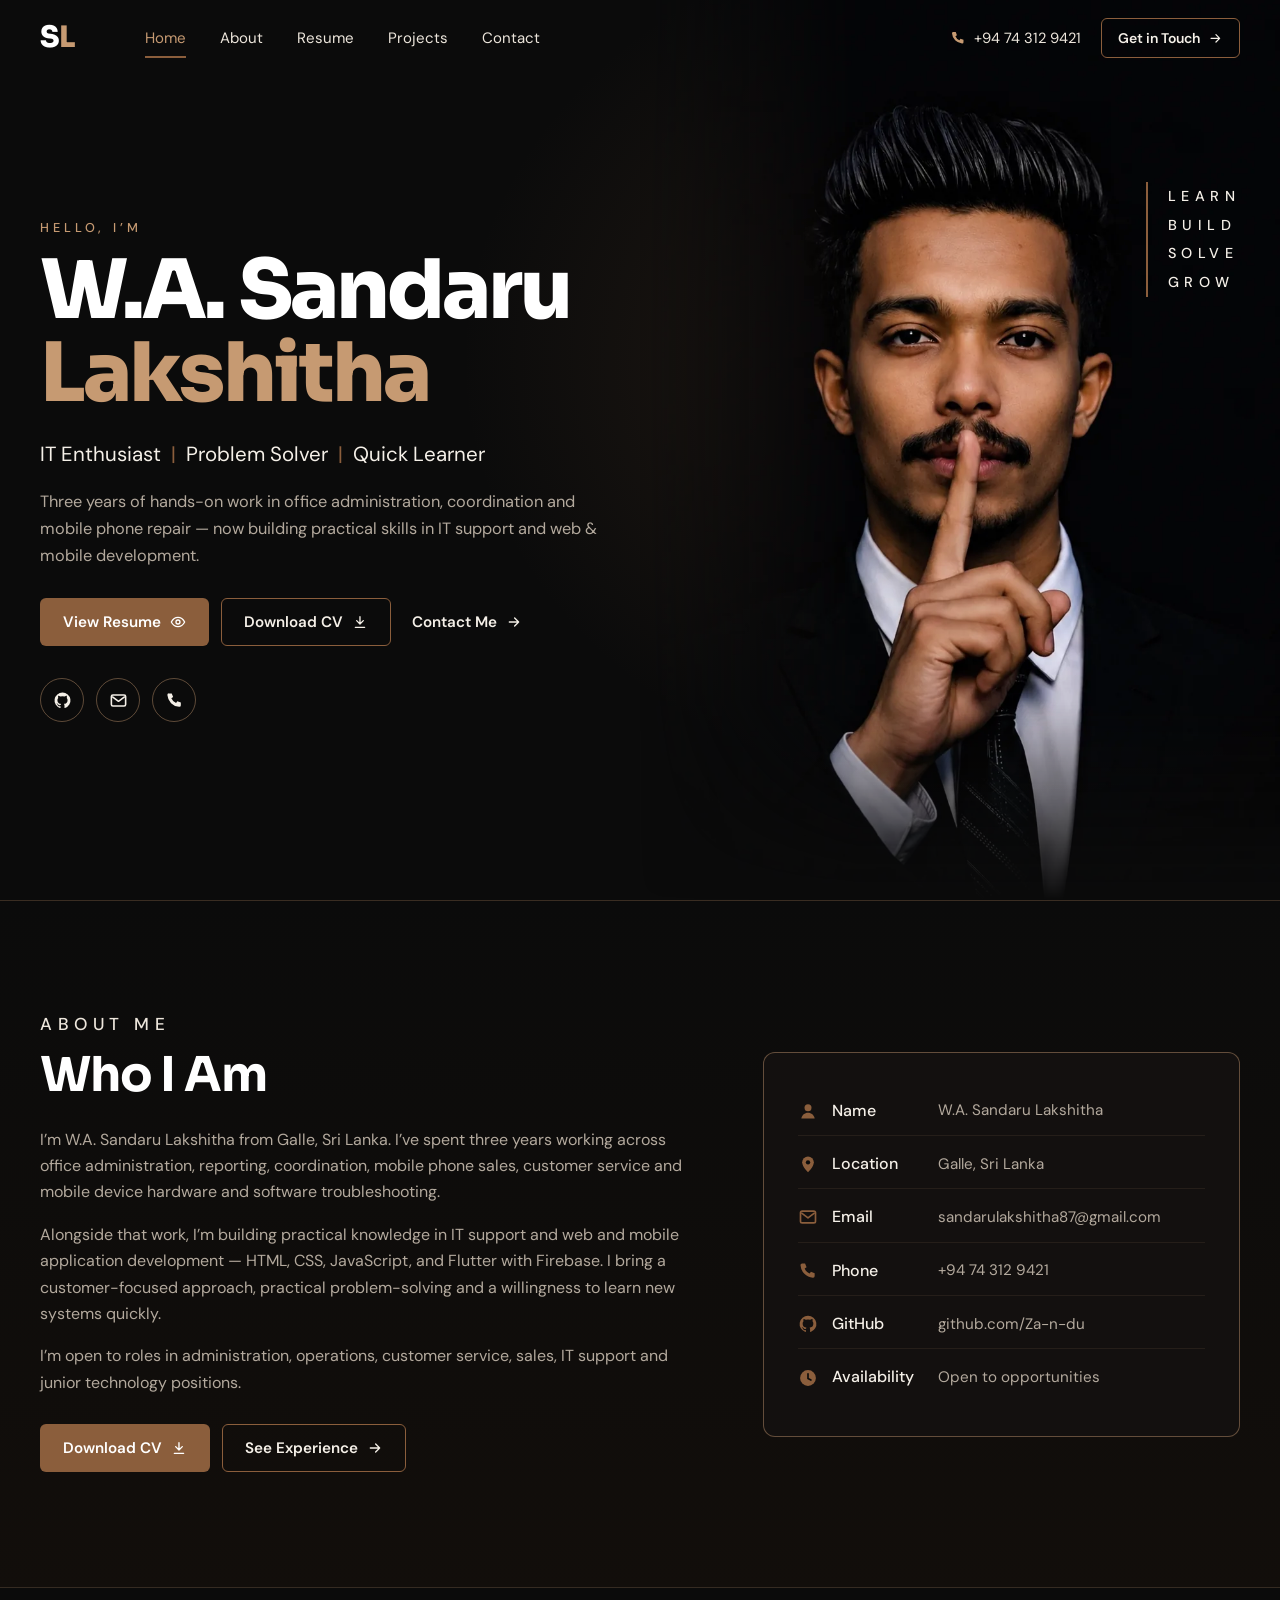
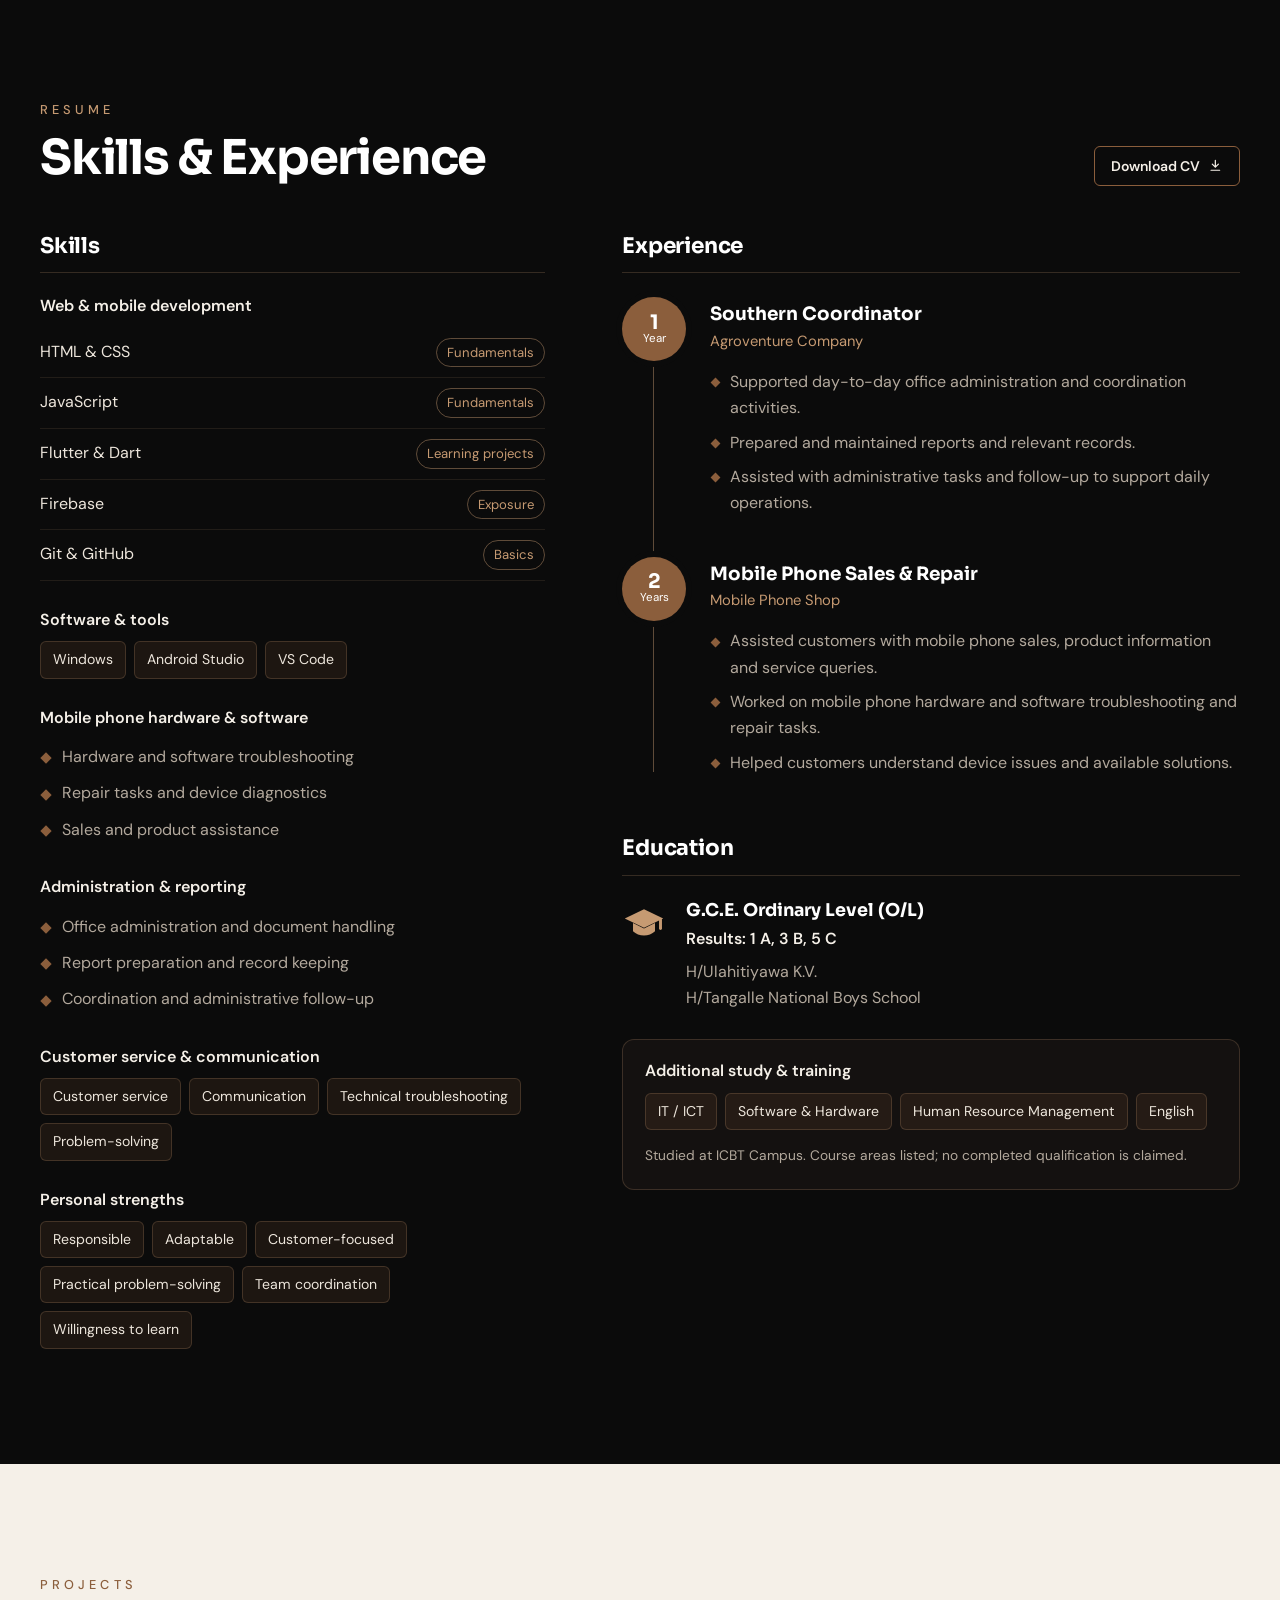
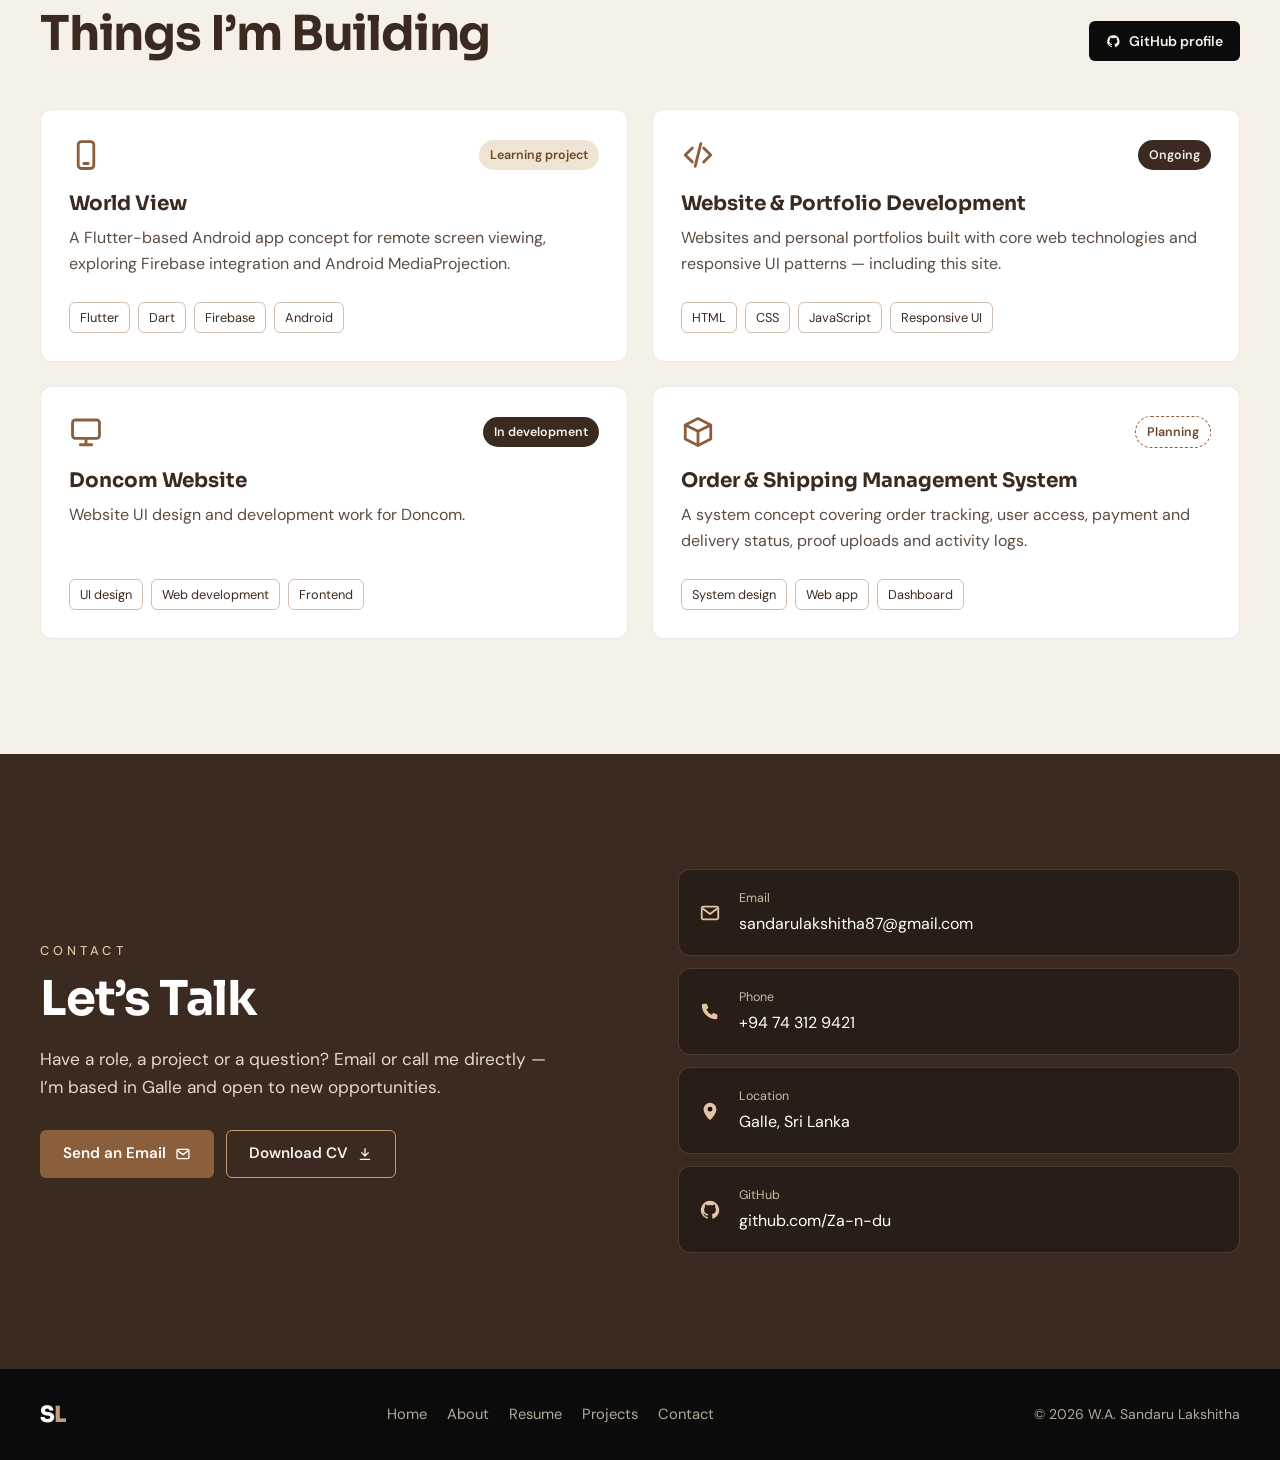
<file: index.html>
<!DOCTYPE html>
<html lang="en">
<head>
  <meta charset="UTF-8">
  <meta name="viewport" content="width=device-width, initial-scale=1, viewport-fit=cover">
  <title>W.A. Sandaru Lakshitha — IT Enthusiast, Galle, Sri Lanka</title>
  <meta name="description" content="Portfolio of W.A. Sandaru Lakshitha — IT enthusiast from Galle, Sri Lanka with experience in office administration, mobile device repair and customer service, now building web and mobile applications.">
  <meta name="theme-color" content="#0B0B0B">
  <meta property="og:title" content="W.A. Sandaru Lakshitha — Portfolio">
  <meta property="og:description" content="IT Enthusiast | Problem Solver | Quick Learner">
  <meta property="og:image" content="assets/images/sandaru-portrait-1000.jpg">
  <link rel="icon" href="assets/images/favicon.svg" type="image/svg+xml">
  <link rel="preconnect" href="https://fonts.googleapis.com">
  <link rel="preconnect" href="https://fonts.gstatic.com" crossorigin>
  <link href="https://fonts.googleapis.com/css2?family=Sora:wght@600;700;800&family=DM+Sans:opsz,wght@9..40,400;9..40,500;9..40,600&display=swap" rel="stylesheet">
  <link rel="preload" as="image" type="image/webp" imagesrcset="assets/images/sandaru-portrait-600.webp 600w, assets/images/sandaru-portrait-1000.webp 1000w" imagesizes="(max-width: 860px) 100vw, 48vw">
  <link rel="stylesheet" href="css/styles.css">
</head>
<body>
  <!-- Inline SVG icon sprite -->
  <svg width="0" height="0" style="position:absolute" aria-hidden="true">
    <defs>
      <symbol id="i-arrow" viewBox="0 0 24 24"><path d="M5 12h14M13 6l6 6-6 6" fill="none" stroke="currentColor" stroke-width="2" stroke-linecap="round" stroke-linejoin="round"/></symbol>
      <symbol id="i-download" viewBox="0 0 24 24"><path d="M12 4v11m-5-5 5 5 5-5M5 20h14" fill="none" stroke="currentColor" stroke-width="2" stroke-linecap="round" stroke-linejoin="round"/></symbol>
      <symbol id="i-eye" viewBox="0 0 24 24"><path d="M2 12s3.6-7 10-7 10 7 10 7-3.6 7-10 7S2 12 2 12Z" fill="none" stroke="currentColor" stroke-width="2" stroke-linejoin="round"/><circle cx="12" cy="12" r="3" fill="none" stroke="currentColor" stroke-width="2"/></symbol>
      <symbol id="i-phone" viewBox="0 0 24 24"><path d="M5 3h3.5l1.8 4.6-2.3 1.5a11 11 0 0 0 6 6l1.5-2.3L20 14.6V18a2 2 0 0 1-2.2 2A16 16 0 0 1 3 5.2 2 2 0 0 1 5 3Z" fill="currentColor"/></symbol>
      <symbol id="i-mail" viewBox="0 0 24 24"><rect x="3" y="5" width="18" height="14" rx="2" fill="none" stroke="currentColor" stroke-width="2"/><path d="m4 7 8 6 8-6" fill="none" stroke="currentColor" stroke-width="2" stroke-linejoin="round"/></symbol>
      <symbol id="i-pin" viewBox="0 0 24 24"><path d="M12 22s7-6.3 7-12a7 7 0 1 0-14 0c0 5.7 7 12 7 12Z" fill="currentColor"/><circle cx="12" cy="10" r="2.6" fill="#0B0B0B"/></symbol>
      <symbol id="i-user" viewBox="0 0 24 24"><circle cx="12" cy="8" r="4.2" fill="currentColor"/><path d="M4 21c.6-4.4 4-7 8-7s7.4 2.6 8 7Z" fill="currentColor"/></symbol>
      <symbol id="i-github" viewBox="0 0 24 24"><path fill="currentColor" d="M12 2a10 10 0 0 0-3.2 19.5c.5.1.7-.2.7-.5v-1.7c-2.8.6-3.4-1.3-3.4-1.3-.4-1.2-1.1-1.5-1.1-1.5-.9-.6.1-.6.1-.6 1 .1 1.5 1 1.5 1 .9 1.6 2.4 1.1 3 .9.1-.7.4-1.1.6-1.4-2.2-.3-4.6-1.1-4.6-5a3.9 3.9 0 0 1 1-2.7 3.6 3.6 0 0 1 .1-2.7s.8-.3 2.8 1a9.6 9.6 0 0 1 5 0c1.9-1.3 2.8-1 2.8-1 .5 1.4.2 2.4.1 2.7a3.9 3.9 0 0 1 1 2.7c0 3.9-2.3 4.7-4.6 5 .4.3.7.9.7 1.9V21c0 .3.2.6.7.5A10 10 0 0 0 12 2Z"/></symbol>
      <symbol id="i-briefcase" viewBox="0 0 24 24"><rect x="3" y="7" width="18" height="13" rx="2" fill="none" stroke="currentColor" stroke-width="2"/><path d="M8 7V5a2 2 0 0 1 2-2h4a2 2 0 0 1 2 2v2M3 12h18" fill="none" stroke="currentColor" stroke-width="2"/></symbol>
      <symbol id="i-check" viewBox="0 0 24 24"><path d="m5 12 4.5 4.5L19 7" fill="none" stroke="currentColor" stroke-width="2.4" stroke-linecap="round" stroke-linejoin="round"/></symbol>
      <symbol id="i-phone-device" viewBox="0 0 24 24"><rect x="6.5" y="2.5" width="11" height="19" rx="2.2" fill="none" stroke="currentColor" stroke-width="2"/><path d="M10.5 18h3" stroke="currentColor" stroke-width="2" stroke-linecap="round"/></symbol>
      <symbol id="i-monitor" viewBox="0 0 24 24"><rect x="2.5" y="3.5" width="19" height="13" rx="2" fill="none" stroke="currentColor" stroke-width="2"/><path d="M8 21h8M12 17v4" stroke="currentColor" stroke-width="2" stroke-linecap="round"/></symbol>
      <symbol id="i-box" viewBox="0 0 24 24"><path d="M12 2.5 21 7v10l-9 4.5L3 17V7Z M3 7l9 4.5L21 7 M12 11.5v10" fill="none" stroke="currentColor" stroke-width="2" stroke-linejoin="round"/></symbol>
      <symbol id="i-code" viewBox="0 0 24 24"><path d="m8 7-5 5 5 5M16 7l5 5-5 5M14 4l-4 16" fill="none" stroke="currentColor" stroke-width="2" stroke-linecap="round" stroke-linejoin="round"/></symbol>
      <symbol id="i-cap" viewBox="0 0 24 24"><path d="M12 4 1.5 9 12 14l10.5-5Z" fill="currentColor"/><path d="M6 11.5V16c1.5 1.5 3.8 2.3 6 2.3s4.5-.8 6-2.3v-4.5L12 14.5Z" fill="currentColor"/><path d="M21 9.5v5" stroke="currentColor" stroke-width="1.6" stroke-linecap="round"/></symbol>
      <symbol id="i-clock" viewBox="0 0 24 24"><circle cx="12" cy="12" r="9.5" fill="currentColor"/><path d="M12 7v5.5l3.5 2" fill="none" stroke="#0B0B0B" stroke-width="2" stroke-linecap="round"/></symbol>
      <symbol id="i-menu" viewBox="0 0 24 24"><path d="M4 7h16M4 12h16M4 17h16" stroke="currentColor" stroke-width="2" stroke-linecap="round"/></symbol>
      <symbol id="i-close" viewBox="0 0 24 24"><path d="m6 6 12 12M18 6 6 18" stroke="currentColor" stroke-width="2" stroke-linecap="round"/></symbol>
    </defs>
  </svg>

  <a class="skip-link" href="#main">Skip to content</a>

  <!-- ===== Header ===== -->
  <header class="site-header" id="top">
    <div class="container header-inner">
      <a href="#home" class="logo" aria-label="Sandaru Lakshitha — back to top">S<span>L</span></a>

      <nav class="main-nav" id="main-nav" aria-label="Main">
        <ul>
          <li><a href="#home" class="nav-link">Home</a></li>
          <li><a href="#about" class="nav-link">About</a></li>
          <li><a href="#resume" class="nav-link">Resume</a></li>
          <li><a href="#projects" class="nav-link">Projects</a></li>
          <li><a href="#contact" class="nav-link">Contact</a></li>
        </ul>
        <a class="btn btn-solid nav-cv" href="assets/Sandaru_Lakshitha_CV.pdf" download="Sandaru_Lakshitha_CV.pdf">
          <svg class="icon" aria-hidden="true"><use href="#i-download"/></svg> Download CV
        </a>
      </nav>

      <div class="header-actions">
        <a class="header-phone" href="tel:+94743129421">
          <svg class="icon" aria-hidden="true"><use href="#i-phone"/></svg>
          <span>+94 74 312 9421</span>
        </a>
        <a class="btn btn-outline btn-sm" href="#contact">Get in Touch <svg class="icon" aria-hidden="true"><use href="#i-arrow"/></svg></a>
        <button class="menu-toggle" type="button" aria-controls="main-nav" aria-expanded="false" aria-label="Open menu">
          <svg class="icon icon-open" aria-hidden="true"><use href="#i-menu"/></svg>
          <svg class="icon icon-close" aria-hidden="true"><use href="#i-close"/></svg>
        </button>
      </div>
    </div>
  </header>

  <!-- Section progress rail (desktop) -->
  <nav class="section-rail" aria-label="Page sections">
    <a href="#home" data-rail="home"><span>01</span><i></i></a>
    <a href="#about" data-rail="about"><span>02</span><i></i></a>
    <a href="#resume" data-rail="resume"><span>03</span><i></i></a>
    <a href="#projects" data-rail="projects"><span>04</span><i></i></a>
    <a href="#contact" data-rail="contact"><span>05</span><i></i></a>
  </nav>

  <main id="main">

    <!-- ===== 01 Hero ===== -->
    <section class="hero" id="home" aria-labelledby="hero-title">
      <div class="hero-photo">
        <picture>
          <source type="image/webp" srcset="assets/images/sandaru-portrait-600.webp 600w, assets/images/sandaru-portrait-1000.webp 1000w" sizes="(max-width: 860px) 100vw, 48vw">
          <img src="assets/images/sandaru-portrait-1000.jpg" srcset="assets/images/sandaru-portrait-600.jpg 600w, assets/images/sandaru-portrait-1000.jpg 1000w" sizes="(max-width: 860px) 100vw, 48vw" width="1000" height="1502" alt="Portrait of W.A. Sandaru Lakshitha in a black suit and tie" fetchpriority="high">
        </picture>
      </div>

      <div class="container hero-inner">
        <div class="hero-copy">
          <p class="eyebrow">Hello, I’m</p>
          <h1 id="hero-title" class="hero-name">W.A. Sandaru <span>Lakshitha</span></h1>
          <p class="hero-role"><span>IT Enthusiast</span> <b aria-hidden="true">|</b> <span>Problem Solver</span> <b aria-hidden="true">|</b> <span>Quick Learner</span></p>
          <p class="hero-intro">Three years of hands-on work in office administration, coordination and mobile phone repair — now building practical skills in IT support and web &amp; mobile development.</p>

          <div class="btn-row">
            <a class="btn btn-solid" href="resume.html">
              View Resume <svg class="icon" aria-hidden="true"><use href="#i-eye"/></svg>
            </a>
            <a class="btn btn-outline" href="assets/Sandaru_Lakshitha_CV.pdf" download="Sandaru_Lakshitha_CV.pdf" data-cv="hero">
              Download CV <svg class="icon" aria-hidden="true"><use href="#i-download"/></svg>
            </a>
            <a class="btn btn-ghost" href="#contact">
              Contact Me <svg class="icon" aria-hidden="true"><use href="#i-arrow"/></svg>
            </a>
          </div>

          <ul class="social-row" aria-label="Contact links">
            <li><a href="https://github.com/Za-n-du" target="_blank" rel="noopener" aria-label="GitHub profile (opens in new tab)"><svg class="icon" aria-hidden="true"><use href="#i-github"/></svg></a></li>
            <li><a href="mailto:sandarulakshitha87@gmail.com" aria-label="Send an email"><svg class="icon" aria-hidden="true"><use href="#i-mail"/></svg></a></li>
            <li><a href="tel:+94743129421" aria-label="Call +94 74 312 9421"><svg class="icon" aria-hidden="true"><use href="#i-phone"/></svg></a></li>
            <!-- TODO: add LinkedIn when a confirmed profile URL is available:
            <li><a href="https://www.linkedin.com/in/YOUR-PROFILE" target="_blank" rel="noopener" aria-label="LinkedIn profile">…</a></li> -->
          </ul>
        </div>

        <ul class="hero-words" aria-label="Approach">
          <li>Learn</li><li>Build</li><li>Solve</li><li>Grow</li>
        </ul>
      </div>
    </section>

    <!-- ===== 02 About ===== -->
    <section class="section about" id="about" aria-labelledby="about-title">
      <div class="container about-grid">
        <div class="about-copy">
          <p class="eyebrow">About me</p>
          <h2 id="about-title" class="section-title">Who I Am</h2>
          <p>I’m W.A. Sandaru Lakshitha from Galle, Sri Lanka. I’ve spent three years working across office administration, reporting, coordination, mobile phone sales, customer service and mobile device hardware and software troubleshooting.</p>
          <p>Alongside that work, I’m building practical knowledge in IT support and web and mobile application development — HTML, CSS, JavaScript, and Flutter with Firebase. I bring a customer-focused approach, practical problem-solving and a willingness to learn new systems quickly.</p>
          <p>I’m open to roles in administration, operations, customer service, sales, IT support and junior technology positions.</p>
          <div class="btn-row">
            <a class="btn btn-solid" href="assets/Sandaru_Lakshitha_CV.pdf" download="Sandaru_Lakshitha_CV.pdf" data-cv="about">
              Download CV <svg class="icon" aria-hidden="true"><use href="#i-download"/></svg>
            </a>
            <a class="btn btn-outline" href="#resume">See Experience <svg class="icon" aria-hidden="true"><use href="#i-arrow"/></svg></a>
          </div>
        </div>

        <aside class="info-panel" aria-label="Personal information">
          <dl>
            <div><dt><svg class="icon" aria-hidden="true"><use href="#i-user"/></svg>Name</dt><dd>W.A. Sandaru Lakshitha</dd></div>
            <div><dt><svg class="icon" aria-hidden="true"><use href="#i-pin"/></svg>Location</dt><dd>Galle, Sri Lanka</dd></div>
            <div><dt><svg class="icon" aria-hidden="true"><use href="#i-mail"/></svg>Email</dt><dd><a href="mailto:sandarulakshitha87@gmail.com">sandarulakshitha87@gmail.com</a></dd></div>
            <div><dt><svg class="icon" aria-hidden="true"><use href="#i-phone"/></svg>Phone</dt><dd><a href="tel:+94743129421">+94 74 312 9421</a></dd></div>
            <div><dt><svg class="icon" aria-hidden="true"><use href="#i-github"/></svg>GitHub</dt><dd><a href="https://github.com/Za-n-du" target="_blank" rel="noopener">github.com/Za-n-du</a></dd></div>
            <div><dt><svg class="icon" aria-hidden="true"><use href="#i-clock"/></svg>Availability</dt><dd>Open to opportunities</dd></div>
          </dl>
        </aside>
      </div>
    </section>

    <!-- ===== 03 Resume: skills, experience, education ===== -->
    <section class="section resume" id="resume" aria-labelledby="resume-title">
      <div class="container">
        <div class="section-head">
          <div>
            <p class="eyebrow">Resume</p>
            <h2 id="resume-title" class="section-title">Skills &amp; Experience</h2>
          </div>
          <a class="btn btn-outline btn-sm" href="assets/Sandaru_Lakshitha_CV.pdf" download="Sandaru_Lakshitha_CV.pdf" data-cv="resume">
            Download CV <svg class="icon" aria-hidden="true"><use href="#i-download"/></svg>
          </a>
        </div>

        <div class="resume-grid">
          <!-- Skills -->
          <div class="skills" aria-labelledby="skills-title">
            <h3 id="skills-title" class="col-title">Skills</h3>

            <div class="skill-group">
              <h4>Web &amp; mobile development</h4>
              <ul class="skill-list">
                <li><span>HTML &amp; CSS</span><em>Fundamentals</em></li>
                <li><span>JavaScript</span><em>Fundamentals</em></li>
                <li><span>Flutter &amp; Dart</span><em>Learning projects</em></li>
                <li><span>Firebase</span><em>Exposure</em></li>
                <li><span>Git &amp; GitHub</span><em>Basics</em></li>
              </ul>
            </div>

            <div class="skill-group">
              <h4>Software &amp; tools</h4>
              <ul class="tag-list">
                <li>Windows</li><li>Android Studio</li><li>VS Code</li>
              </ul>
            </div>

            <div class="skill-group">
              <h4>Mobile phone hardware &amp; software</h4>
              <ul class="check-list">
                <li>Hardware and software troubleshooting</li>
                <li>Repair tasks and device diagnostics</li>
                <li>Sales and product assistance</li>
              </ul>
            </div>

            <div class="skill-group">
              <h4>Administration &amp; reporting</h4>
              <ul class="check-list">
                <li>Office administration and document handling</li>
                <li>Report preparation and record keeping</li>
                <li>Coordination and administrative follow-up</li>
              </ul>
            </div>

            <div class="skill-group">
              <h4>Customer service &amp; communication</h4>
              <ul class="tag-list">
                <li>Customer service</li><li>Communication</li><li>Technical troubleshooting</li><li>Problem-solving</li>
              </ul>
            </div>

            <div class="skill-group">
              <h4>Personal strengths</h4>
              <ul class="tag-list">
                <li>Responsible</li><li>Adaptable</li><li>Customer-focused</li>
                <li>Practical problem-solving</li><li>Team coordination</li><li>Willingness to learn</li>
              </ul>
            </div>
          </div>

          <!-- Experience + education -->
          <div class="timeline-col">
            <h3 class="col-title">Experience</h3>
            <ol class="timeline">
              <li class="tl-item">
                <div class="tl-badge" aria-hidden="true"><b>1</b>Year</div>
                <div class="tl-body">
                  <h4>Southern Coordinator</h4>
                  <p class="tl-org">Agroventure Company <span class="sr-only">— 1 year</span></p>
                  <ul>
                    <li>Supported day-to-day office administration and coordination activities.</li>
                    <li>Prepared and maintained reports and relevant records.</li>
                    <li>Assisted with administrative tasks and follow-up to support daily operations.</li>
                  </ul>
                </div>
              </li>
              <li class="tl-item">
                <div class="tl-badge" aria-hidden="true"><b>2</b>Years</div>
                <div class="tl-body">
                  <h4>Mobile Phone Sales &amp; Repair</h4>
                  <p class="tl-org">Mobile Phone Shop <span class="sr-only">— 2 years</span></p>
                  <ul>
                    <li>Assisted customers with mobile phone sales, product information and service queries.</li>
                    <li>Worked on mobile phone hardware and software troubleshooting and repair tasks.</li>
                    <li>Helped customers understand device issues and available solutions.</li>
                  </ul>
                </div>
              </li>
            </ol>

            <h3 class="col-title col-title-gap" id="education">Education</h3>
            <div class="edu-card">
              <svg class="icon edu-icon" aria-hidden="true"><use href="#i-cap"/></svg>
              <div>
                <h4>G.C.E. Ordinary Level (O/L)</h4>
                <p class="edu-results">Results: 1 A, 3 B, 5 C</p>
                <p>H/Ulahitiyawa K.V.<br>H/Tangalle National Boys School</p>
              </div>
            </div>
            <div class="edu-extra">
              <h4>Additional study &amp; training</h4>
              <ul class="tag-list">
                <li>IT / ICT</li><li>Software &amp; Hardware</li><li>Human Resource Management</li><li>English</li>
              </ul>
              <p class="muted-note">Studied at ICBT Campus. Course areas listed; no completed qualification is claimed.</p>
            </div>
          </div>
        </div>
      </div>
    </section>

    <!-- ===== 04 Projects ===== -->
    <section class="section projects" id="projects" aria-labelledby="projects-title">
      <div class="container">
        <div class="section-head">
          <div>
            <p class="eyebrow">Projects</p>
            <h2 id="projects-title" class="section-title">Things I’m Building</h2>
          </div>
          <a class="btn btn-dark btn-sm" href="https://github.com/Za-n-du" target="_blank" rel="noopener">
            <svg class="icon" aria-hidden="true"><use href="#i-github"/></svg> GitHub profile
          </a>
        </div>

        <ul class="project-grid">
          <li class="project-card">
            <div class="pc-top">
              <svg class="icon pc-icon" aria-hidden="true"><use href="#i-phone-device"/></svg>
              <span class="status status-learning">Learning project</span>
            </div>
            <h3>World View</h3>
            <p>A Flutter-based Android app concept for remote screen viewing, exploring Firebase integration and Android MediaProjection.</p>
            <ul class="tech"><li>Flutter</li><li>Dart</li><li>Firebase</li><li>Android</li></ul>
            <!-- TODO: add repository link here once the repo is public -->
          </li>

          <li class="project-card">
            <div class="pc-top">
              <svg class="icon pc-icon" aria-hidden="true"><use href="#i-code"/></svg>
              <span class="status status-ongoing">Ongoing</span>
            </div>
            <h3>Website &amp; Portfolio Development</h3>
            <p>Websites and personal portfolios built with core web technologies and responsive UI patterns — including this site.</p>
            <ul class="tech"><li>HTML</li><li>CSS</li><li>JavaScript</li><li>Responsive UI</li></ul>
          </li>

          <li class="project-card">
            <div class="pc-top">
              <svg class="icon pc-icon" aria-hidden="true"><use href="#i-monitor"/></svg>
              <span class="status status-ongoing">In development</span>
            </div>
            <h3>Doncom Website</h3>
            <p>Website UI design and development work for Doncom.</p>
            <!-- TODO: add the confirmed tech stack and a link once the site is public -->
            <ul class="tech"><li>UI design</li><li>Web development</li><li>Frontend</li></ul>
          </li>

          <li class="project-card">
            <div class="pc-top">
              <svg class="icon pc-icon" aria-hidden="true"><use href="#i-box"/></svg>
              <span class="status status-planning">Planning</span>
            </div>
            <h3>Order &amp; Shipping Management System</h3>
            <p>A system concept covering order tracking, user access, payment and delivery status, proof uploads and activity logs.</p>
            <ul class="tech"><li>System design</li><li>Web app</li><li>Dashboard</li></ul>
          </li>
        </ul>
      </div>
    </section>

    <!-- ===== 05 Contact ===== -->
    <section class="section contact" id="contact" aria-labelledby="contact-title">
      <div class="container contact-grid">
        <div>
          <p class="eyebrow">Contact</p>
          <h2 id="contact-title" class="section-title">Let’s Talk</h2>
          <p class="contact-lead">Have a role, a project or a question? Email or call me directly — I’m based in Galle and open to new opportunities.</p>
          <div class="btn-row">
            <a class="btn btn-solid" href="mailto:sandarulakshitha87@gmail.com?subject=Hello%20Sandaru">
              Send an Email <svg class="icon" aria-hidden="true"><use href="#i-mail"/></svg>
            </a>
            <a class="btn btn-outline" href="assets/Sandaru_Lakshitha_CV.pdf" download="Sandaru_Lakshitha_CV.pdf" data-cv="contact">
              Download CV <svg class="icon" aria-hidden="true"><use href="#i-download"/></svg>
            </a>
          </div>
        </div>

        <ul class="contact-list">
          <li><a href="mailto:sandarulakshitha87@gmail.com"><svg class="icon" aria-hidden="true"><use href="#i-mail"/></svg><span><small>Email</small>sandarulakshitha87@gmail.com</span></a></li>
          <li><a href="tel:+94743129421"><svg class="icon" aria-hidden="true"><use href="#i-phone"/></svg><span><small>Phone</small>+94 74 312 9421</span></a></li>
          <li><div><svg class="icon" aria-hidden="true"><use href="#i-pin"/></svg><span><small>Location</small>Galle, Sri Lanka</span></div></li>
          <li><a href="https://github.com/Za-n-du" target="_blank" rel="noopener"><svg class="icon" aria-hidden="true"><use href="#i-github"/></svg><span><small>GitHub</small>github.com/Za-n-du</span></a></li>
          <!-- TODO: LinkedIn — add when a confirmed profile URL is available -->
        </ul>
      </div>
    </section>
  </main>

  <footer class="site-footer">
    <div class="container footer-inner">
      <a href="#home" class="logo logo-sm" aria-label="Back to top">S<span>L</span></a>
      <nav aria-label="Footer">
        <ul>
          <li><a href="#home">Home</a></li>
          <li><a href="#about">About</a></li>
          <li><a href="#resume">Resume</a></li>
          <li><a href="#projects">Projects</a></li>
          <li><a href="#contact">Contact</a></li>
        </ul>
      </nav>
      <p>© <span id="year">2026</span> W.A. Sandaru Lakshitha</p>
    </div>
  </footer>

  <script src="js/main.js" defer></script>
</body>
</html>
</file>
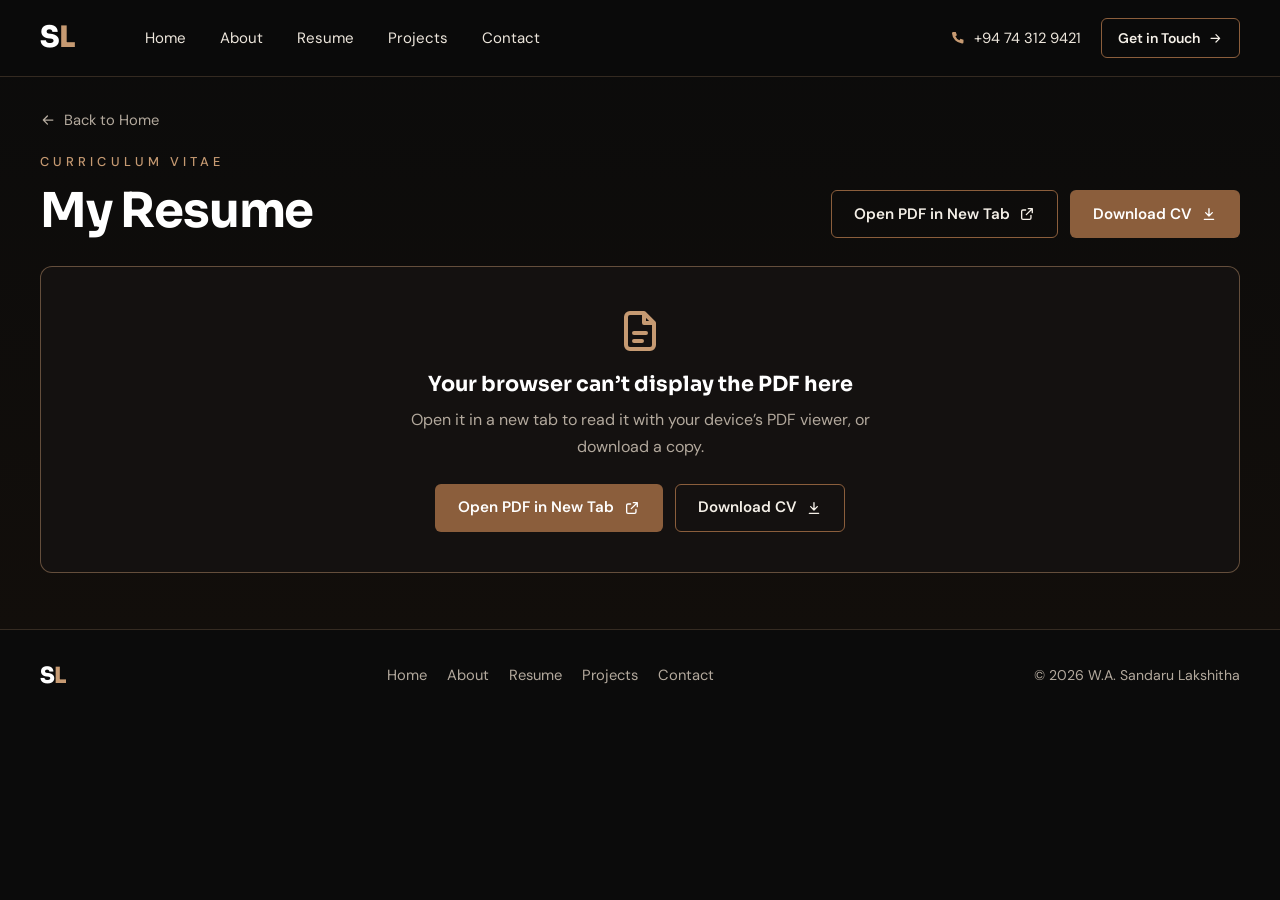
<file: resume.html>
<!DOCTYPE html>
<html lang="en">
<head>
  <meta charset="UTF-8">
  <meta name="viewport" content="width=device-width, initial-scale=1, viewport-fit=cover">
  <title>My Resume — W.A. Sandaru Lakshitha</title>
  <meta name="description" content="View or download the CV of W.A. Sandaru Lakshitha — IT enthusiast from Galle, Sri Lanka.">
  <meta name="theme-color" content="#0B0B0B">
  <link rel="icon" href="assets/images/favicon.svg" type="image/svg+xml">
  <link rel="preconnect" href="https://fonts.googleapis.com">
  <link rel="preconnect" href="https://fonts.gstatic.com" crossorigin>
  <link href="https://fonts.googleapis.com/css2?family=Sora:wght@600;700;800&family=DM+Sans:opsz,wght@9..40,400;9..40,500;9..40,600&display=swap" rel="stylesheet">
  <link rel="stylesheet" href="css/styles.css">
</head>
<body class="page-resume">
  <!-- Inline SVG icon sprite (subset of the one in index.html) -->
  <svg width="0" height="0" style="position:absolute" aria-hidden="true">
    <defs>
      <symbol id="i-arrow" viewBox="0 0 24 24"><path d="M5 12h14M13 6l6 6-6 6" fill="none" stroke="currentColor" stroke-width="2" stroke-linecap="round" stroke-linejoin="round"/></symbol>
      <symbol id="i-download" viewBox="0 0 24 24"><path d="M12 4v11m-5-5 5 5 5-5M5 20h14" fill="none" stroke="currentColor" stroke-width="2" stroke-linecap="round" stroke-linejoin="round"/></symbol>
      <symbol id="i-external" viewBox="0 0 24 24"><path d="M14 4h6v6M20 4l-9 9M18 14v4a2 2 0 0 1-2 2H6a2 2 0 0 1-2-2V8a2 2 0 0 1 2-2h4" fill="none" stroke="currentColor" stroke-width="2" stroke-linecap="round" stroke-linejoin="round"/></symbol>
      <symbol id="i-file" viewBox="0 0 24 24"><path d="M14 3H7a2 2 0 0 0-2 2v14a2 2 0 0 0 2 2h10a2 2 0 0 0 2-2V8Z M14 3v5h5 M9 13h6M9 17h4" fill="none" stroke="currentColor" stroke-width="2" stroke-linecap="round" stroke-linejoin="round"/></symbol>
      <symbol id="i-phone" viewBox="0 0 24 24"><path d="M5 3h3.5l1.8 4.6-2.3 1.5a11 11 0 0 0 6 6l1.5-2.3L20 14.6V18a2 2 0 0 1-2.2 2A16 16 0 0 1 3 5.2 2 2 0 0 1 5 3Z" fill="currentColor"/></symbol>
      <symbol id="i-menu" viewBox="0 0 24 24"><path d="M4 7h16M4 12h16M4 17h16" stroke="currentColor" stroke-width="2" stroke-linecap="round"/></symbol>
      <symbol id="i-close" viewBox="0 0 24 24"><path d="m6 6 12 12M18 6 6 18" stroke="currentColor" stroke-width="2" stroke-linecap="round"/></symbol>
    </defs>
  </svg>

  <a class="skip-link" href="#main">Skip to content</a>

  <!-- ===== Header (same as index.html, links point back to the home page) ===== -->
  <header class="site-header" id="top">
    <div class="container header-inner">
      <a href="index.html" class="logo" aria-label="Sandaru Lakshitha — home">S<span>L</span></a>

      <nav class="main-nav" id="main-nav" aria-label="Main">
        <ul>
          <li><a href="index.html#home" class="nav-link">Home</a></li>
          <li><a href="index.html#about" class="nav-link">About</a></li>
          <li><a href="index.html#resume" class="nav-link">Resume</a></li>
          <li><a href="index.html#projects" class="nav-link">Projects</a></li>
          <li><a href="index.html#contact" class="nav-link">Contact</a></li>
        </ul>
        <a class="btn btn-solid nav-cv" href="assets/Sandaru_Lakshitha_CV.pdf" download="Sandaru_Lakshitha_CV.pdf">
          <svg class="icon" aria-hidden="true"><use href="#i-download"/></svg> Download CV
        </a>
      </nav>

      <div class="header-actions">
        <a class="header-phone" href="tel:+94743129421">
          <svg class="icon" aria-hidden="true"><use href="#i-phone"/></svg>
          <span>+94 74 312 9421</span>
        </a>
        <a class="btn btn-outline btn-sm" href="index.html#contact">Get in Touch <svg class="icon" aria-hidden="true"><use href="#i-arrow"/></svg></a>
        <button class="menu-toggle" type="button" aria-controls="main-nav" aria-expanded="false" aria-label="Open menu">
          <svg class="icon icon-open" aria-hidden="true"><use href="#i-menu"/></svg>
          <svg class="icon icon-close" aria-hidden="true"><use href="#i-close"/></svg>
        </button>
      </div>
    </div>
  </header>

  <main id="main">
    <!-- ===== CV viewer ===== -->
    <section class="cv-page" aria-labelledby="cv-title">
      <div class="container">
        <a class="back-link" href="index.html">
          <svg class="icon" aria-hidden="true"><use href="#i-arrow"/></svg> Back to Home
        </a>

        <div class="cv-head">
          <div>
            <p class="eyebrow">Curriculum vitae</p>
            <h1 id="cv-title" class="section-title">My Resume</h1>
          </div>
          <div class="cv-actions">
            <a class="btn btn-outline" href="assets/Sandaru_Lakshitha_CV.pdf" target="_blank" rel="noopener">
              Open PDF in New Tab <svg class="icon" aria-hidden="true"><use href="#i-external"/></svg>
            </a>
            <a class="btn btn-solid" href="assets/Sandaru_Lakshitha_CV.pdf" download="Sandaru_Lakshitha_CV.pdf">
              Download CV <svg class="icon" aria-hidden="true"><use href="#i-download"/></svg>
            </a>
          </div>
        </div>

        <div class="cv-frame">
          <!-- The browser's built-in PDF viewer supplies scrolling, zoom and page controls.
               If it can't show PDFs inline, the fallback below is displayed instead. -->
          <object class="cv-object" data="assets/Sandaru_Lakshitha_CV.pdf#view=FitH" type="application/pdf" aria-label="CV of W.A. Sandaru Lakshitha (PDF)">
            <div class="cv-fallback">
              <svg class="icon" aria-hidden="true"><use href="#i-file"/></svg>
              <h2>Your browser can’t display the PDF here</h2>
              <p>Open it in a new tab to read it with your device’s PDF viewer, or download a copy.</p>
              <div class="btn-row">
                <a class="btn btn-solid" href="assets/Sandaru_Lakshitha_CV.pdf" target="_blank" rel="noopener">
                  Open PDF in New Tab <svg class="icon" aria-hidden="true"><use href="#i-external"/></svg>
                </a>
                <a class="btn btn-outline" href="assets/Sandaru_Lakshitha_CV.pdf" download="Sandaru_Lakshitha_CV.pdf">
                  Download CV <svg class="icon" aria-hidden="true"><use href="#i-download"/></svg>
                </a>
              </div>
            </div>
          </object>
        </div>

        <p class="cv-hint">On a phone? For the best view, use <a href="assets/Sandaru_Lakshitha_CV.pdf" target="_blank" rel="noopener">Open PDF in New Tab</a>.</p>
      </div>
    </section>
  </main>

  <footer class="site-footer">
    <div class="container footer-inner">
      <a href="index.html" class="logo logo-sm" aria-label="Home">S<span>L</span></a>
      <nav aria-label="Footer">
        <ul>
          <li><a href="index.html#home">Home</a></li>
          <li><a href="index.html#about">About</a></li>
          <li><a href="index.html#resume">Resume</a></li>
          <li><a href="index.html#projects">Projects</a></li>
          <li><a href="index.html#contact">Contact</a></li>
        </ul>
      </nav>
      <p>© <span id="year">2026</span> W.A. Sandaru Lakshitha</p>
    </div>
  </footer>

  <script src="js/main.js" defer></script>
</body>
</html>
</file>
<file: css/styles.css>
/* ==========================================================
   Sandaru Lakshitha — Portfolio
   Design tokens
   ========================================================== */
:root {
  --coffee: #8B5E3C;          /* buttons, borders, icon fills */
  --coffee-light: #C69A72;    /* small accent text on dark (AA contrast) */
  --coffee-deep: #3B2A20;
  --black: #0B0B0B;
  --ink: #141110;             /* raised dark surface */
  --white: #FFFFFF;
  --cream: #F5F0E8;

  --text: #EDE6DC;
  --text-muted: #B3A99D;
  --line: rgba(198, 154, 114, 0.22);
  --line-strong: rgba(198, 154, 114, 0.45);

  --font-display: "Sora", "Segoe UI", system-ui, -apple-system, sans-serif;
  --font-body: "DM Sans", "Segoe UI", system-ui, -apple-system, sans-serif;

  --container: 1200px;
  --gutter: clamp(20px, 4vw, 40px);
  --header-h: 76px;
  --radius-sm: 6px;
  --radius: 12px;
  --section-y: clamp(72px, 9vw, 120px);
  --ease: cubic-bezier(.2, .7, .2, 1);
}

/* ===== Base ===== */
*, *::before, *::after { box-sizing: border-box; }
html {
  scroll-behavior: smooth;
  scroll-padding-top: calc(var(--header-h) + env(safe-area-inset-top, 0px));
  -webkit-text-size-adjust: 100%;
}
body {
  margin: 0;
  background: var(--black);
  color: var(--text);
  font-family: var(--font-body);
  font-size: 1rem;
  line-height: 1.65;
  -webkit-font-smoothing: antialiased;
  overflow-x: hidden;
}
img { max-width: 100%; display: block; height: auto; }
a { color: inherit; }
ul, ol { margin: 0; padding: 0; list-style: none; }
h1, h2, h3, h4 { margin: 0; font-family: var(--font-display); line-height: 1.15; color: var(--white); }
p { margin: 0 0 1em; }
:focus-visible { outline: 2px solid var(--coffee-light); outline-offset: 3px; border-radius: 4px; }

.container { width: 100%; max-width: calc(var(--container) + var(--gutter) * 2); margin-inline: auto; padding-inline: var(--gutter); }
.sr-only { position: absolute; width: 1px; height: 1px; overflow: hidden; clip: rect(0 0 0 0); white-space: nowrap; }
.skip-link { position: absolute; left: 12px; top: -60px; z-index: 200; background: var(--coffee); color: var(--white); padding: 10px 16px; border-radius: var(--radius-sm); text-decoration: none; }
.skip-link:focus { top: 12px; }

.icon { width: 1.1em; height: 1.1em; flex: none; fill: currentColor; }

/* ===== Buttons ===== */
.btn {
  display: inline-flex; align-items: center; justify-content: center; gap: .6em;
  min-height: 48px; padding: 0 22px;
  border-radius: var(--radius-sm); border: 1px solid transparent;
  font: 600 .95rem/1 var(--font-body); text-decoration: none; white-space: nowrap;
  cursor: pointer; transition: background-color .2s var(--ease), border-color .2s var(--ease), color .2s var(--ease);
}
.btn .icon { width: 1.05em; height: 1.05em; }
.btn-sm { min-height: 40px; padding: 0 16px; font-size: .875rem; }
.btn-solid { background: var(--coffee); color: var(--white); }
.btn-solid:hover { background: #9E6C46; }
.btn-outline { border-color: var(--coffee); color: var(--cream); }
.btn-outline:hover { background: rgba(139, 94, 60, .18); }
.btn-ghost { color: var(--cream); padding-inline: 8px; }
.btn-ghost:hover { color: var(--coffee-light); }
.btn-dark { background: var(--black); color: var(--cream); }
.btn-dark:hover { background: var(--coffee-deep); }
.btn-row { display: flex; flex-wrap: wrap; gap: 12px; margin-top: 28px; }

/* ===== Header ===== */
.site-header {
  position: fixed; inset: 0 0 auto; z-index: 100;
  padding-top: env(safe-area-inset-top, 0px);
  transition: background-color .3s var(--ease), border-color .3s var(--ease);
  border-bottom: 1px solid transparent;
}
.site-header.is-scrolled { background: rgba(11, 11, 11, .88); backdrop-filter: blur(12px); -webkit-backdrop-filter: blur(12px); border-color: var(--line); }
.header-inner { height: var(--header-h); display: flex; align-items: center; gap: 32px; }

.logo { font: 800 1.85rem/1 var(--font-display); color: var(--white); text-decoration: none; letter-spacing: -.04em; }
.logo span { color: var(--coffee-light); }
.logo-sm { font-size: 1.4rem; }

.main-nav { display: flex; align-items: center; flex: 1; }
.main-nav ul { display: flex; gap: 6px; margin-left: 24px; }
.nav-link { position: relative; display: block; padding: 10px 14px; font-size: .94rem; color: var(--text); text-decoration: none; transition: color .2s; }
.nav-link::after { content: ""; position: absolute; left: 14px; right: 14px; bottom: 2px; height: 2px; background: var(--coffee); transform: scaleX(0); transition: transform .25s var(--ease); }
.nav-link:hover, .nav-link.is-active { color: var(--coffee-light); }
.nav-link.is-active::after { transform: scaleX(1); }
.nav-cv { display: none; }

.header-actions { display: flex; align-items: center; gap: 20px; margin-left: auto; }
.header-phone { display: inline-flex; align-items: center; gap: 8px; font-size: .92rem; text-decoration: none; color: var(--text); }
.header-phone .icon { color: var(--coffee-light); }
.header-phone:hover { color: var(--coffee-light); }
.menu-toggle { display: none; width: 44px; height: 44px; border-radius: var(--radius-sm); border: 1px solid var(--line-strong); background: transparent; color: var(--white); cursor: pointer; align-items: center; justify-content: center; }
.menu-toggle .icon { width: 22px; height: 22px; }
.menu-toggle .icon-close { display: none; }

/* ===== Section rail ===== */
.section-rail {
  position: fixed; left: clamp(16px, 2.4vw, 40px); top: 50%; transform: translateY(-50%);
  z-index: 50; display: none; flex-direction: column; gap: 14px;
}
.section-rail a { display: flex; flex-direction: column; align-items: center; gap: 8px; text-decoration: none; color: rgba(237, 230, 220, .38); font: 500 .85rem/1 var(--font-body); transition: color .2s; }
.section-rail i { width: 2px; height: 0; background: var(--coffee); transition: height .3s var(--ease); }
.section-rail a:hover { color: var(--text); }
.section-rail a.is-active { color: var(--white); }
.section-rail a.is-active i { height: 32px; }

/* ===== Hero ===== */
.hero {
  position: relative; isolation: isolate;
  min-height: min(100svh, 960px);
  display: flex; align-items: center;
  padding: calc(var(--header-h) + 40px) 0 72px;
  background:
    radial-gradient(60% 70% at 78% 40%, rgba(139, 94, 60, .22), transparent 70%),
    var(--black);
  overflow: hidden;
}
.hero-photo {
  position: absolute; z-index: -1; top: 0; bottom: 0; right: 0; width: 50%;
}
.hero-photo picture, .hero-photo img { width: 100%; height: 100%; }
.hero-photo img {
  object-fit: cover; object-position: 50% 18%;
  -webkit-mask-image: linear-gradient(90deg, transparent 0%, #000 34%), linear-gradient(0deg, transparent 0%, #000 22%);
  -webkit-mask-composite: source-in;
  mask-image: linear-gradient(90deg, transparent 0%, #000 34%), linear-gradient(0deg, transparent 0%, #000 22%);
  mask-composite: intersect;
}
.hero-inner { position: relative; display: flex; align-items: center; justify-content: space-between; gap: 40px; }
.hero-copy { max-width: 620px; }

.eyebrow { margin: 0 0 14px; font: 500 .8rem/1 var(--font-body); letter-spacing: .32em; text-transform: uppercase; color: var(--coffee-light); }
.hero-name {
  font-size: clamp(2.6rem, 6.4vw, 5.2rem); font-weight: 800; letter-spacing: -.035em; line-height: 1.02;
}
.hero-name span { display: block; color: var(--coffee-light); }
.hero-role { margin: 22px 0 0; font-size: clamp(1.05rem, 1.6vw, 1.3rem); color: var(--cream); }
.hero-role span { white-space: nowrap; }
.hero-role b { color: var(--coffee); font-weight: 400; margin: 0 .25em; }
.hero-intro { margin: 18px 0 0; max-width: 52ch; color: var(--text-muted); font-size: 1.02rem; }

.social-row { display: flex; gap: 12px; margin-top: 32px; }
.social-row a {
  width: 44px; height: 44px; border-radius: 50%; border: 1px solid var(--line-strong);
  display: grid; place-items: center; color: var(--cream); transition: border-color .2s, color .2s, background-color .2s;
}
.social-row a:hover { border-color: var(--coffee); color: var(--white); background: rgba(139, 94, 60, .25); }
.social-row .icon { width: 19px; height: 19px; }

.hero-words {
  align-self: flex-start; margin-top: -40px; padding-left: 20px; border-left: 2px solid var(--coffee);
  font: 500 .9rem/2 var(--font-body); letter-spacing: .38em; text-transform: uppercase; color: var(--cream);
}

/* ===== Sections ===== */
.section { padding-block: var(--section-y); }
.section-title { font-size: clamp(2rem, 4vw, 3rem); font-weight: 700; letter-spacing: -.025em; }
.section-head { display: flex; align-items: flex-end; justify-content: space-between; gap: 24px; margin-bottom: 48px; flex-wrap: wrap; }
.col-title { font-size: 1.35rem; font-weight: 700; letter-spacing: -.01em; margin-bottom: 24px; padding-bottom: 14px; border-bottom: 1px solid var(--line); }
.col-title-gap { margin-top: 56px; }

/* ===== About ===== */
.about { background: linear-gradient(180deg, var(--black), #120E0B); border-top: 1px solid var(--line); }
.about-grid { display: grid; grid-template-columns: 1.15fr .85fr; gap: clamp(40px, 6vw, 88px); align-items: center; }
.about-copy .section-title { margin-bottom: 24px; }
.about-copy p { color: var(--text-muted); max-width: 62ch; }
.about-copy p:first-of-type { color: var(--text); font-size: 1.08rem; }

.info-panel { background: rgba(20, 17, 16, .9); border: 1px solid var(--line-strong); border-radius: var(--radius); padding: clamp(22px, 3vw, 34px); }
.info-panel dl { margin: 0; display: grid; gap: 4px; }
.info-panel dl > div { display: grid; grid-template-columns: 128px 1fr; gap: 12px; align-items: center; padding: 11px 0; border-bottom: 1px solid rgba(198, 154, 114, .1); }
.info-panel dl > div:last-child { border-bottom: 0; }
.info-panel dt { display: flex; align-items: center; gap: 14px; color: var(--cream); font-weight: 500; }
.info-panel dt .icon { width: 20px; height: 20px; color: var(--coffee); }
.info-panel dd { margin: 0; color: var(--text-muted); font-size: .95rem; overflow-wrap: anywhere; }
.info-panel dd a { text-decoration: none; }
.info-panel dd a:hover { color: var(--coffee-light); text-decoration: underline; }

/* ===== Resume ===== */
.resume { background: var(--black); border-top: 1px solid var(--line); }
.resume-grid { display: grid; grid-template-columns: .9fr 1.1fr; gap: clamp(40px, 6vw, 88px); }

.skill-group + .skill-group { margin-top: 30px; }
.skill-group h4 { font-family: var(--font-body); font-size: 1rem; font-weight: 600; color: var(--cream); margin-bottom: 12px; }
.skill-list li { display: flex; justify-content: space-between; align-items: baseline; gap: 16px; padding: 10px 0; border-bottom: 1px solid rgba(198, 154, 114, .12); }
.skill-list span { color: var(--text); }
.skill-list em { font-style: normal; font-size: .82rem; color: var(--coffee-light); padding: 3px 10px; border: 1px solid var(--line-strong); border-radius: 999px; white-space: nowrap; }
.tag-list { display: flex; flex-wrap: wrap; gap: 8px; }
.tag-list li { font-size: .88rem; padding: 6px 12px; border-radius: var(--radius-sm); background: rgba(139, 94, 60, .14); border: 1px solid var(--line); color: var(--text); }
.check-list li { position: relative; padding: 5px 0 5px 22px; color: var(--text-muted); }
.check-list li::before { content: ""; position: absolute; left: 2px; top: .95em; width: 8px; height: 8px; background: var(--coffee); transform: rotate(45deg); }

.timeline { position: relative; }
.timeline::before { content: ""; position: absolute; left: 31px; top: 8px; bottom: 8px; width: 1px; background: var(--line-strong); }
.tl-item { position: relative; display: grid; grid-template-columns: 64px 1fr; gap: 24px; }
.tl-item + .tl-item { margin-top: 36px; }
.tl-badge {
  position: relative; width: 64px; height: 64px; border-radius: 50%;
  background: var(--coffee); color: var(--white); display: grid; place-content: center; text-align: center;
  font-size: .72rem; line-height: 1.1; box-shadow: 0 0 0 6px var(--black);
}
.tl-badge b { font: 700 1.25rem/1 var(--font-display); }
.tl-body h4 { font-size: 1.15rem; font-weight: 700; padding-top: 6px; }
.tl-org { color: var(--coffee-light); font-size: .92rem; margin: 4px 0 12px; }
.tl-body ul li { position: relative; padding: 4px 0 4px 20px; color: var(--text-muted); }
.tl-body ul li::before { content: ""; position: absolute; left: 2px; top: .9em; width: 7px; height: 7px; background: var(--coffee); transform: rotate(45deg); }

.edu-card { display: flex; gap: 20px; align-items: flex-start; }
.edu-icon { width: 44px; height: 44px; color: var(--coffee-light); margin-top: 2px; }
.edu-card h4 { font-size: 1.1rem; margin-bottom: 6px; }
.edu-results { color: var(--cream); font-weight: 600; margin-bottom: 6px; }
.edu-card p:last-child { color: var(--text-muted); margin: 0; }
.edu-extra { margin-top: 28px; padding: 22px; border: 1px solid var(--line); border-radius: var(--radius); background: var(--ink); }
.edu-extra h4 { font-family: var(--font-body); font-size: 1rem; font-weight: 600; color: var(--cream); margin-bottom: 12px; }
.muted-note { margin: 14px 0 0; font-size: .86rem; color: var(--text-muted); }

/* ===== Projects (light section) ===== */
.projects { background: var(--cream); color: #3d3029; }
.projects .eyebrow { color: var(--coffee); }
.projects .section-title { color: var(--coffee-deep); }
.project-grid { display: grid; grid-template-columns: repeat(2, 1fr); gap: 24px; }
.project-card {
  position: relative; display: flex; flex-direction: column;
  background: var(--white); border: 1px solid rgba(59, 42, 32, .1); border-radius: var(--radius);
  padding: 28px; transition: border-color .2s var(--ease);
}
.project-card:hover { border-color: var(--coffee); }
.pc-top { display: flex; align-items: center; justify-content: space-between; gap: 12px; margin-bottom: 20px; }
.pc-icon { width: 34px; height: 34px; color: var(--coffee); }
.project-card h3 { color: var(--coffee-deep); font-size: 1.25rem; margin-bottom: 10px; }
.project-card p { color: #5b4c42; flex: 1; }
.tech { display: flex; flex-wrap: wrap; gap: 8px; margin-top: 8px; }
.tech li { font-size: .8rem; padding: 4px 10px; border-radius: var(--radius-sm); border: 1px solid rgba(139, 94, 60, .4); color: var(--coffee-deep); }
.status { font-size: .78rem; font-weight: 600; padding: 5px 11px; border-radius: 999px; white-space: nowrap; }
.status-learning { background: #EFE3D3; color: #6B4529; }
.status-ongoing { background: var(--coffee-deep); color: var(--cream); }
.status-planning { background: transparent; color: #6B4529; border: 1px dashed #8B5E3C; }

/* ===== Contact ===== */
.contact { background: var(--coffee-deep); }
.contact .eyebrow { color: #E2C3A5; }
.contact-grid { display: grid; grid-template-columns: 1fr 1fr; gap: clamp(40px, 6vw, 88px); align-items: center; }
.contact-lead { margin-top: 18px; color: #E4D8CB; font-size: 1.08rem; max-width: 44ch; }
.contact .btn-outline { border-color: #C69A72; }
.contact-list { display: grid; gap: 12px; }
.contact-list a, .contact-list div {
  display: flex; align-items: center; gap: 18px; padding: 18px 20px;
  border-radius: var(--radius); background: rgba(11, 11, 11, .35); border: 1px solid rgba(226, 195, 165, .18);
  text-decoration: none; color: var(--white); overflow-wrap: anywhere; transition: border-color .2s, background-color .2s;
}
.contact-list a:hover { border-color: #C69A72; background: rgba(11, 11, 11, .55); }
.contact-list .icon { width: 22px; height: 22px; color: #E2C3A5; }
.contact-list small { display: block; font-size: .78rem; color: #CDB8A3; margin-bottom: 2px; }

/* ===== Footer ===== */
.site-footer { background: var(--black); border-top: 1px solid var(--line); padding: 32px 0 calc(32px + env(safe-area-inset-bottom, 0px)); }
.footer-inner { display: flex; align-items: center; justify-content: space-between; gap: 24px; flex-wrap: wrap; }
.site-footer ul { display: flex; flex-wrap: wrap; gap: 4px 20px; }
.site-footer nav a { text-decoration: none; color: var(--text-muted); font-size: .92rem; }
.site-footer nav a:hover { color: var(--coffee-light); }
.site-footer p { margin: 0; color: var(--text-muted); font-size: .88rem; }

/* ===== Resume page (resume.html) ===== */
.page-resume .site-header { background: rgba(11, 11, 11, .94); border-color: var(--line); }
.cv-page { padding: calc(var(--header-h) + 32px) 0 56px; background: linear-gradient(180deg, var(--black), #120E0B); }
.back-link { display: inline-flex; align-items: center; gap: .5em; margin-bottom: 24px; font-size: .92rem; color: var(--text-muted); text-decoration: none; }
.back-link .icon { transform: scaleX(-1); }
.back-link:hover { color: var(--coffee-light); }
.cv-head { display: flex; align-items: flex-end; justify-content: space-between; gap: 20px 24px; flex-wrap: wrap; margin-bottom: 28px; }
.cv-actions { display: flex; flex-wrap: wrap; gap: 12px; }
.cv-frame {
  height: max(560px, calc(100svh - var(--header-h) - 120px));
  border: 1px solid var(--line-strong); border-radius: var(--radius); overflow: hidden; background: var(--ink);
}
.cv-object { display: block; width: 100%; height: 100%; border: 0; }
.cv-fallback { height: 100%; display: flex; flex-direction: column; align-items: center; justify-content: center; text-align: center; padding: 40px 24px; }
.cv-fallback > .icon { width: 48px; height: 48px; color: var(--coffee-light); margin-bottom: 18px; }
.cv-fallback h2 { font-size: 1.3rem; margin-bottom: 10px; }
.cv-fallback p { color: var(--text-muted); max-width: 44ch; margin: 0; }
.cv-fallback .btn-row { justify-content: center; margin-top: 24px; }
.cv-hint { display: none; margin: 16px 0 0; font-size: .9rem; color: var(--text-muted); }
.cv-hint a { color: var(--coffee-light); }
.no-inline-pdf .cv-frame { height: auto; }
.no-inline-pdf .cv-hint { display: none !important; }
@media (max-width: 860px) {
  .cv-frame { height: 72svh; min-height: 460px; }
  .cv-hint { display: block; }
}
@media (max-width: 560px) {
  .cv-actions { width: 100%; }
  .cv-actions .btn { flex: 1 1 100%; }
}

/* ===== Page-load entrance (hero only) ===== */
@media (prefers-reduced-motion: no-preference) {
  .hero-copy > * { animation: rise .8s var(--ease) both; }
  .hero-copy > :nth-child(2) { animation-delay: .08s; }
  .hero-copy > :nth-child(3) { animation-delay: .16s; }
  .hero-copy > :nth-child(4) { animation-delay: .22s; }
  .hero-copy > :nth-child(n+5) { animation-delay: .28s; }
  .hero-photo { animation: fade 1.2s var(--ease) both; }
}
@keyframes rise { from { opacity: 0; transform: translateY(14px); } to { opacity: 1; transform: none; } }
@keyframes fade { from { opacity: 0; } to { opacity: 1; } }
@media (prefers-reduced-motion: reduce) {
  html { scroll-behavior: auto; }
  *, *::before, *::after { transition: none !important; animation: none !important; }
}

/* ===== Responsive ===== */
@media (min-width: 1320px) {
  .section-rail { display: flex; }
}
@media (min-width: 1800px) {
  :root { --container: 1360px; }
  .hero-photo { width: 46%; right: 4%; }
}

/* Tablet & below: collapsible nav */
@media (max-width: 1080px) {
  .menu-toggle { display: inline-flex; }
  .header-phone span { display: none; }
  .header-phone { width: 44px; height: 44px; justify-content: center; border: 1px solid var(--line-strong); border-radius: var(--radius-sm); }
  .header-actions .btn-outline { display: none; }
  .header-actions { gap: 10px; }

  .main-nav {
    position: fixed; left: 0; right: 0; top: calc(var(--header-h) + env(safe-area-inset-top, 0px));
    flex-direction: column; align-items: stretch; gap: 16px;
    padding: 16px var(--gutter) 28px;
    background: rgba(11, 11, 11, .97); border-bottom: 1px solid var(--line);
    visibility: hidden; opacity: 0; transform: translateY(-8px);
    transition: opacity .2s var(--ease), transform .2s var(--ease), visibility 0s .2s;
  }
  .main-nav ul { flex-direction: column; margin: 0; gap: 0; }
  .nav-link { padding: 14px 4px; font-size: 1.05rem; border-bottom: 1px solid rgba(198, 154, 114, .1); }
  .nav-link::after { display: none; }
  .nav-cv { display: inline-flex; align-self: flex-start; }
  body.menu-open .main-nav { visibility: visible; opacity: 1; transform: none; transition-delay: 0s; }
  body.menu-open .site-header { background: rgba(11, 11, 11, .97); }
  body.menu-open .menu-toggle .icon-open { display: none; }
  body.menu-open .menu-toggle .icon-close { display: block; }

  .hero-words { display: none; }
  .about-grid, .resume-grid, .contact-grid { grid-template-columns: 1fr; }
  .hero-photo { width: 56%; }
}

/* Phones & small tablets: stacked hero with photo on top */
@media (max-width: 860px) {
  :root { --header-h: 68px; }
  .hero { display: block; min-height: 0; padding: 0 0 64px; }
  .hero-photo { position: relative; z-index: 0; width: 100%; height: min(78svh, 640px); }
  .hero-photo img {
    object-position: 50% 22%;
    -webkit-mask-image: linear-gradient(0deg, transparent 0%, #000 36%);
    mask-image: linear-gradient(0deg, transparent 0%, #000 36%);
  }
  .hero-inner { margin-top: -150px; z-index: 1; }
  .hero-copy { max-width: 100%; }
  .project-grid { grid-template-columns: 1fr; }
}

@media (max-width: 560px) {
  .logo { font-size: 1.6rem; }
  .eyebrow { letter-spacing: .24em; }
  .hero-photo { height: min(70svh, 540px); }
  .hero-inner { margin-top: -120px; }
  .hero-role span { white-space: nowrap; }
.hero-role b { margin: 0 .1em; }
  .btn-row .btn { flex: 1 1 calc(50% - 6px); padding-inline: 14px; }
  .hero .btn-ghost { flex-basis: 100%; }
  .info-panel dl > div { grid-template-columns: 1fr; gap: 4px; }
  .info-panel dd { padding-left: 34px; }
  .tl-item { grid-template-columns: 52px 1fr; gap: 16px; }
  .tl-badge { width: 52px; height: 52px; font-size: .64rem; }
  .tl-badge b { font-size: 1.05rem; }
  .timeline::before { left: 25px; }
  .project-card { padding: 22px; }
  .contact-list a, .contact-list div { padding: 16px; gap: 14px; }
  .footer-inner { flex-direction: column; align-items: flex-start; }
}
</file>
